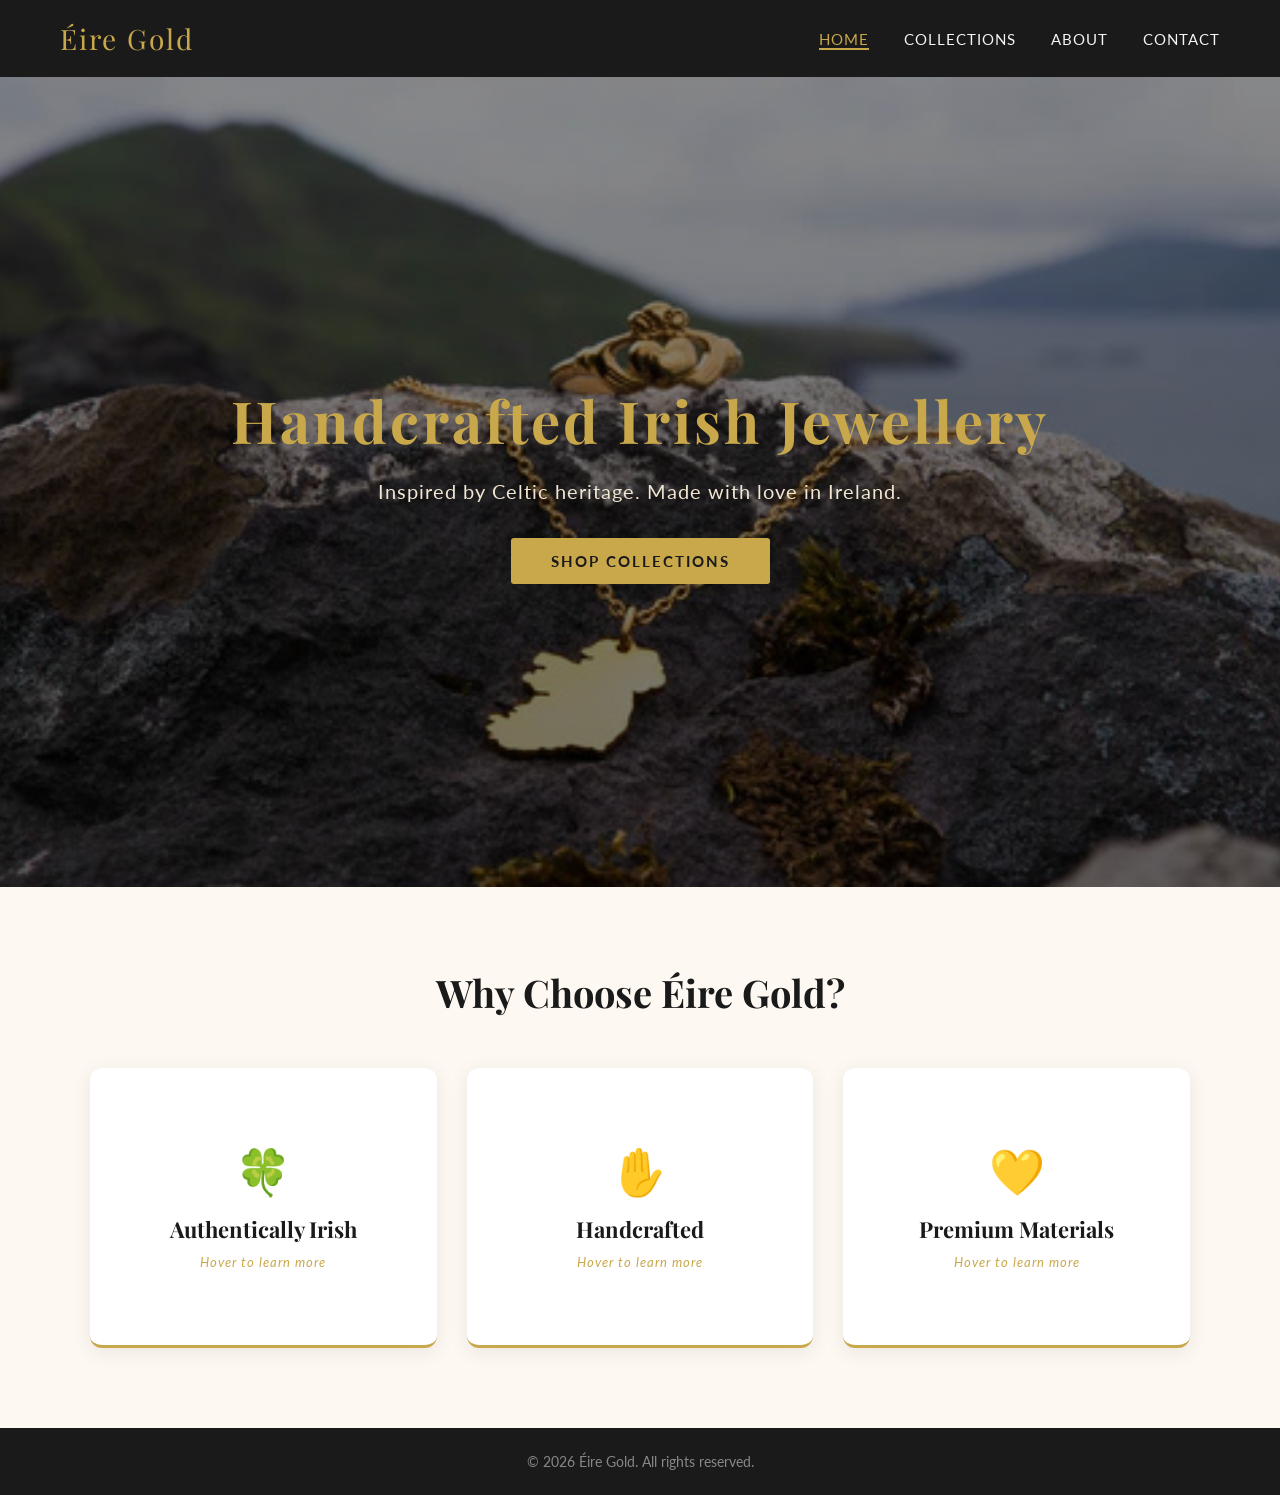
<file: index.html>
<!DOCTYPE html>
<html lang="en">
<head>
    <meta charset="UTF-8">
    <meta name="viewport" content="width=device-width, initial-scale=1.0">
    <meta name="description" content="Éire Gold - Handcrafted Irish jewellery inspired by Celtic heritage. Shop rings, necklaces and bracelets made in Ireland.">
    <meta name="keywords" content="Irish jewellery, Celtic jewellery, handcrafted, gold, Ireland, Éire Gold">
    <meta name="author" content="Éire Gold">
    <title>Éire Gold | Handcrafted Irish Jewellery</title>
    <link rel="stylesheet" href="css/style.css">
</head>
<body>

  <!-- NAVIGATION -->
<nav class="navbar">
    <div class="logo">Éire Gold</div>
    <ul class="nav-links">
        <li><a href="index.html">Home</a></li>
        <li><a href="collections.html">Collections</a></li>
        <li><a href="about.html">About</a></li>
        <li><a href="contact.html">Contact</a></li>
    </ul>
    <div class="hamburger" id="hamburger">
        <span></span>
        <span></span>
        <span></span>
    </div>
</nav>
    <!-- HERO SECTION -->
    <section class="hero">
        <div class="hero-content">
            <h1>Handcrafted Irish Jewellery</h1>
            <p>Inspired by Celtic heritage. Made with love in Ireland.</p>
            <a href="collections.html" class="btn">Shop Collections</a>
        </div>
    </section>

    <!-- FEATURED SECTION -->
<section class="featured">
    <h2>Why Choose Éire Gold?</h2>
    <div class="features-grid">

        <div class="flip-card">
            <div class="flip-card-inner">
                <div class="flip-card-front">
                    <div class="flip-icon">🍀</div>
                    <h3>Authentically Irish</h3>
                    <p>Hover to learn more</p>
                </div>
                <div class="flip-card-back">
                    <h3>Our Heritage</h3>
                    <p>Every piece is inspired by Ireland's rich Celtic history. From Claddagh rings to Celtic knots, our designs celebrate thousands of years of Irish craftsmanship.</p>
                </div>
            </div>
        </div>

        <div class="flip-card">
            <div class="flip-card-inner">
                <div class="flip-card-front">
                    <div class="flip-icon">✋</div>
                    <h3>Handcrafted</h3>
                    <p>Hover to learn more</p>
                </div>
                <div class="flip-card-back">
                    <h3>Made With Love</h3>
                    <p>Each piece is carefully crafted by hand in our Dublin studio. No two pieces are exactly alike — your jewellery is as unique as you are.</p>
                </div>
            </div>
        </div>

        <div class="flip-card">
            <div class="flip-card-inner">
                <div class="flip-card-front">
                    <div class="flip-icon">💛</div>
                    <h3>Premium Materials</h3>
                    <p>Hover to learn more</p>
                </div>
                <div class="flip-card-back">
                    <h3>Only The Finest</h3>
                    <p>We use only the highest quality gold, sterling silver and ethically sourced gemstones. Every piece comes with a certificate of authenticity.</p>
                </div>
            </div>
        </div>

    </div>
</section>

    <!-- FOOTER -->
    <footer>
        <p>&copy; 2026 Éire Gold. All rights reserved.</p>
    </footer>

    <script src="js/main.js"></script>
</body>
</html>
</file>
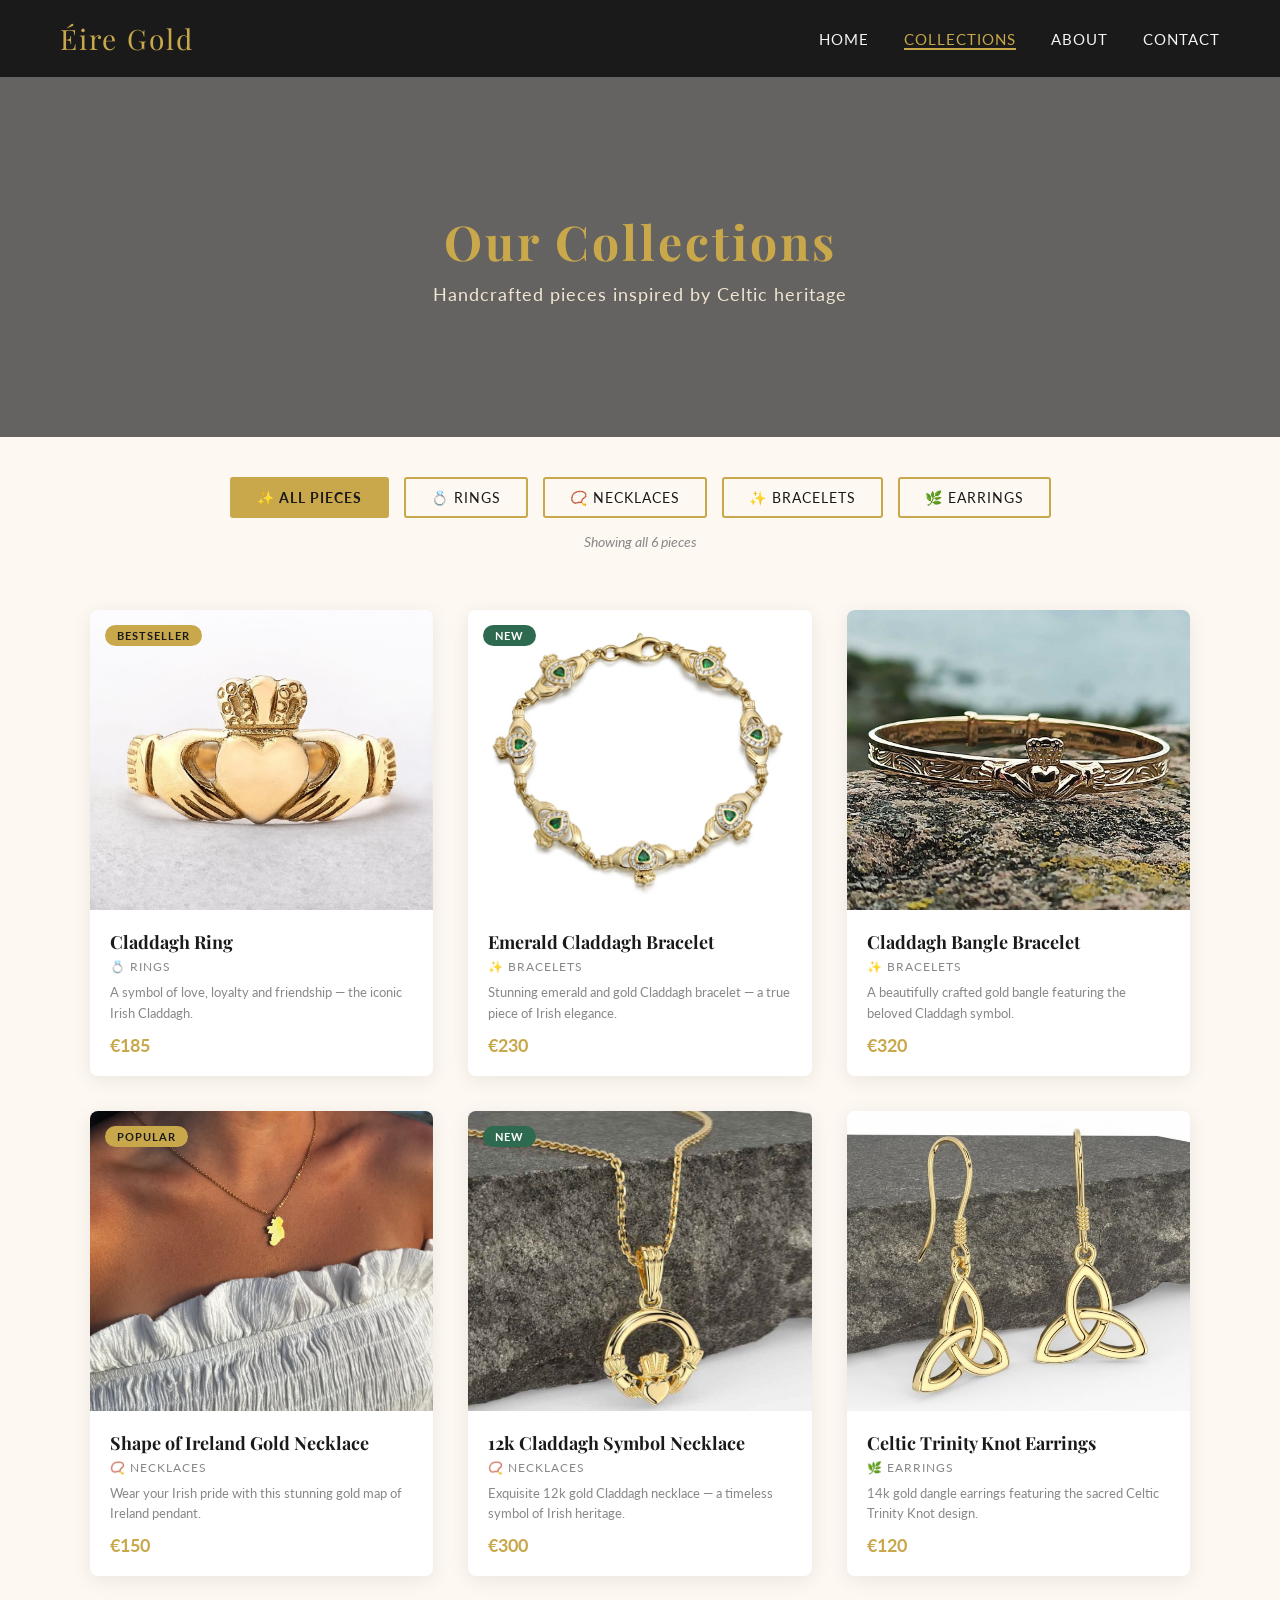
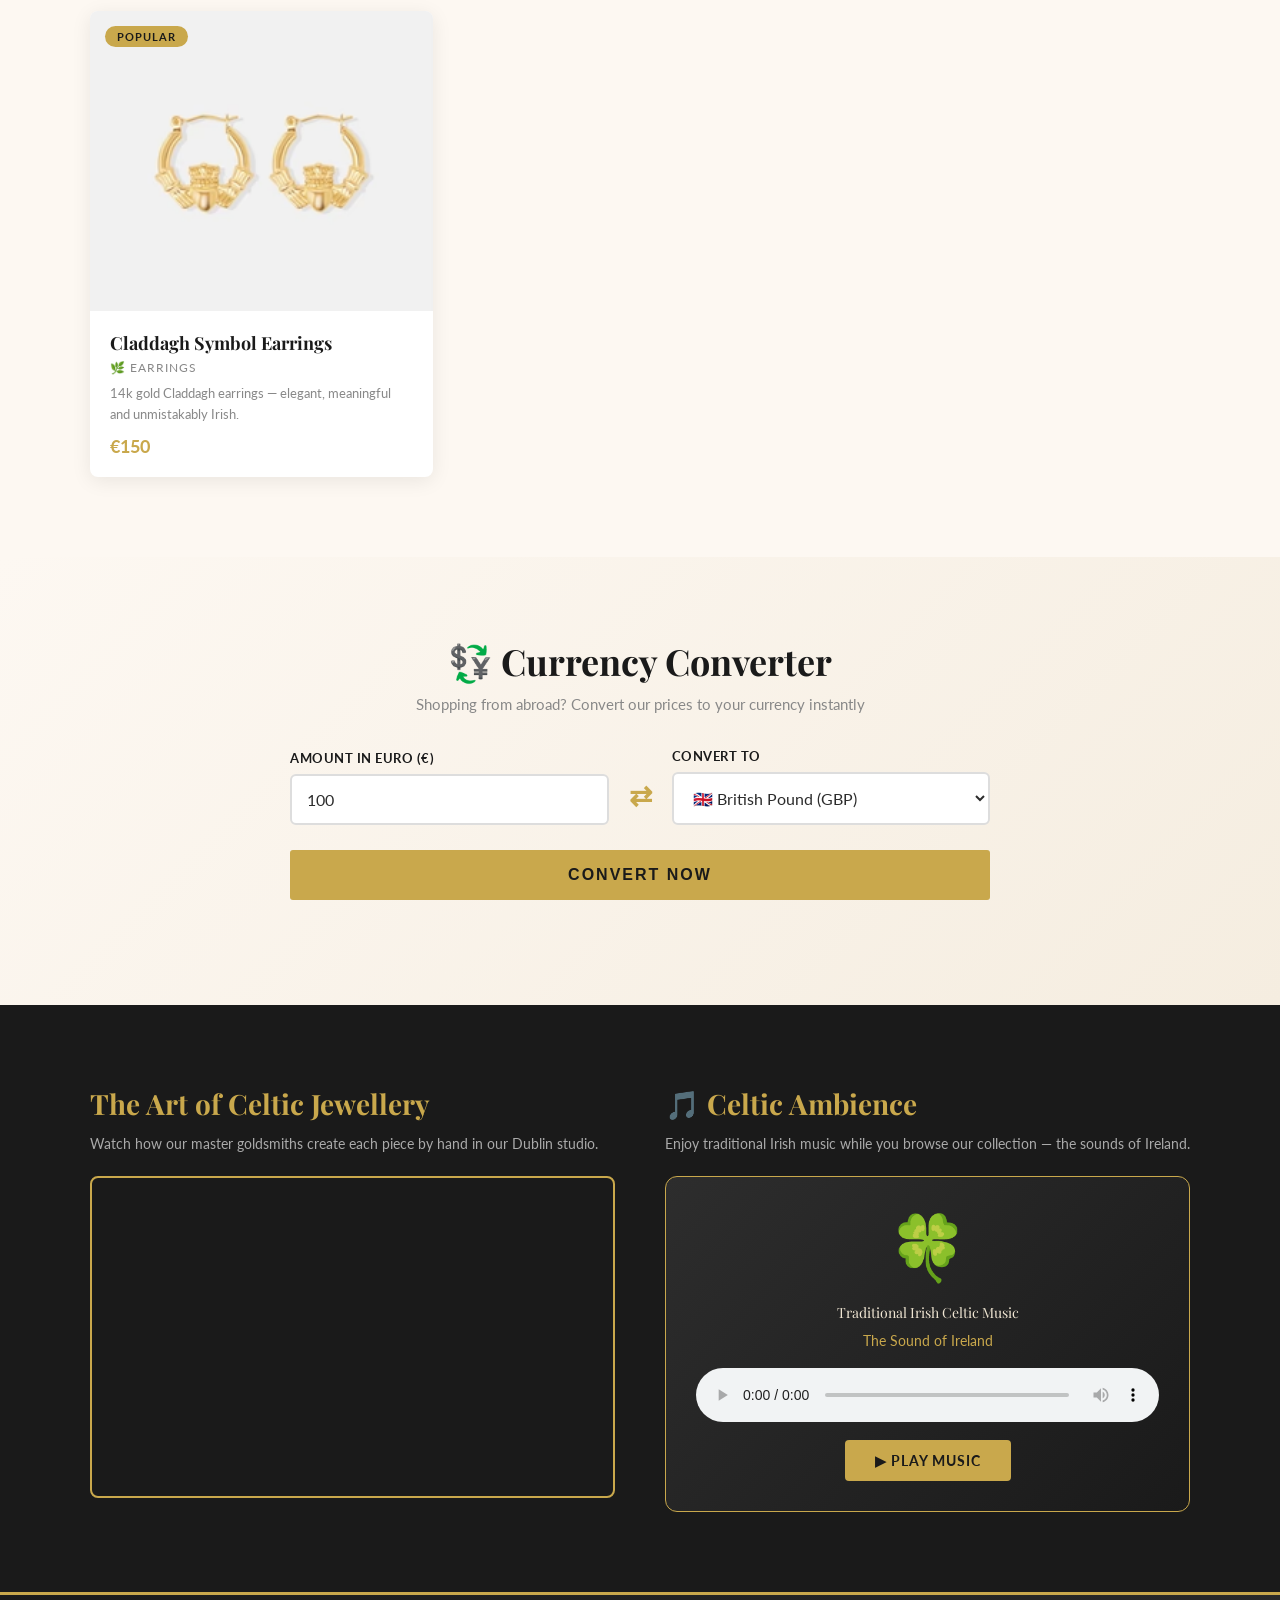
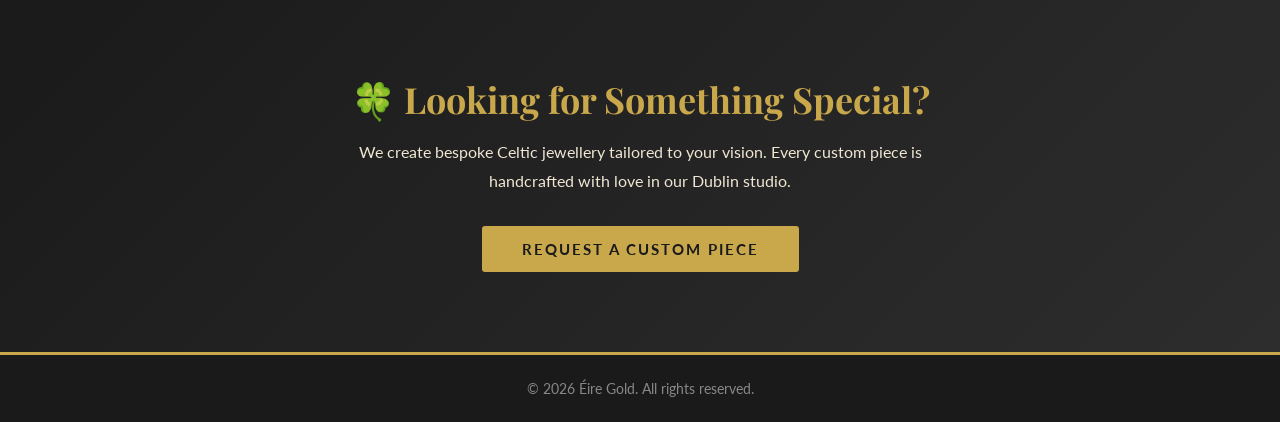
<file: collections.html>
<!DOCTYPE html>
<html lang="en">
<head>
    <meta charset="UTF-8">
    <meta name="viewport" content="width=device-width, initial-scale=1.0">
    <meta name="description" content="Browse Éire Gold's handcrafted Irish jewellery collections. Celtic rings, necklaces, bracelets and earrings made in Ireland.">
    <meta name="keywords" content="Irish jewellery collections, Celtic rings, gold necklaces, Irish bracelets, Claddagh">
    <meta name="author" content="Éire Gold">
    <title>Collections | Éire Gold</title>
    <link rel="stylesheet" href="css/style.css">
</head>
<body>

    <!-- NAVIGATION -->
    <nav class="navbar">
        <div class="logo">Éire Gold</div>
        <ul class="nav-links">
            <li><a href="index.html">Home</a></li>
            <li><a href="collections.html">Collections</a></li>
            <li><a href="about.html">About</a></li>
            <li><a href="contact.html">Contact</a></li>
        </ul>
        <div class="hamburger" id="hamburger">
            <span></span>
            <span></span>
            <span></span>
        </div>
    </nav>

    <!-- PAGE HERO -->
    <section class="page-hero collections-hero">
        <div class="page-hero-content">
            <h1>Our Collections</h1>
            <p>Handcrafted pieces inspired by Celtic heritage</p>
        </div>
    </section>

    <!-- FILTER BUTTONS -->
    <section class="filter-section">
        <div class="filter-buttons">
            <button class="filter-btn active" data-filter="all">✨ All Pieces</button>
            <button class="filter-btn" data-filter="rings">💍 Rings</button>
            <button class="filter-btn" data-filter="necklaces">📿 Necklaces</button>
            <button class="filter-btn" data-filter="bracelets">✨ Bracelets</button>
            <button class="filter-btn" data-filter="earrings">🌿 Earrings</button>
        </div>
        <p class="filter-count" id="filterCount">Showing all 6 pieces</p>
    </section>

  <!-- PRODUCTS GRID -->
<section class="products-section">
    <div class="products-grid" id="productsGrid">

        <!-- RING -->
        <div class="product-card" data-category="rings">
            <div class="product-badge">Bestseller</div>
            <div class="product-image">
                <img src="images/products/ring1.jpg" alt="Claddagh Ring">
                <div class="product-overlay">
                    <a href="contact.html" class="btn-small">Enquire Now</a>
                </div>
            </div>
            <div class="product-info">
                <h3>Claddagh Ring</h3>
                <p class="product-category">💍 Rings</p>
                <p class="product-desc">A symbol of love, loyalty and friendship — the iconic Irish Claddagh.</p>
                <p class="product-price">€185</p>
            </div>
        </div>

        <!-- BRACELET 1 -->
        <div class="product-card" data-category="bracelets">
            <div class="product-badge new-badge">New</div>
            <div class="product-image">
                <img src="images/products/bracelet1.jpg" alt="Emerald Claddagh Bracelet">
                <div class="product-overlay">
                    <a href="contact.html" class="btn-small">Enquire Now</a>
                </div>
            </div>
            <div class="product-info">
                <h3>Emerald Claddagh Bracelet</h3>
                <p class="product-category">✨ Bracelets</p>
                <p class="product-desc">Stunning emerald and gold Claddagh bracelet — a true piece of Irish elegance.</p>
                <p class="product-price">€230</p>
            </div>
        </div>

        <!-- BRACELET 2 -->
        <div class="product-card" data-category="bracelets">
            <div class="product-image">
                <img src="images/products/bracelet2.jpg" alt="Claddagh Bangle Bracelet">
                <div class="product-overlay">
                    <a href="contact.html" class="btn-small">Enquire Now</a>
                </div>
            </div>
            <div class="product-info">
                <h3>Claddagh Bangle Bracelet</h3>
                <p class="product-category">✨ Bracelets</p>
                <p class="product-desc">A beautifully crafted gold bangle featuring the beloved Claddagh symbol.</p>
                <p class="product-price">€320</p>
            </div>
        </div>

        <!-- NECKLACE 1 -->
        <div class="product-card" data-category="necklaces">
            <div class="product-badge">Popular</div>
            <div class="product-image">
                <img src="images/products/necklace1.jpg" alt="Shape of Ireland Gold Necklace">
                <div class="product-overlay">
                    <a href="contact.html" class="btn-small">Enquire Now</a>
                </div>
            </div>
            <div class="product-info">
                <h3>Shape of Ireland Gold Necklace</h3>
                <p class="product-category">📿 Necklaces</p>
                <p class="product-desc">Wear your Irish pride with this stunning gold map of Ireland pendant.</p>
                <p class="product-price">€150</p>
            </div>
        </div>

        <!-- NECKLACE 2 -->
        <div class="product-card" data-category="necklaces">
            <div class="product-badge new-badge">New</div>
            <div class="product-image">
                <img src="images/products/necklace2.jpg" alt="12k Claddagh Symbol Necklace">
                <div class="product-overlay">
                    <a href="contact.html" class="btn-small">Enquire Now</a>
                </div>
            </div>
            <div class="product-info">
                <h3>12k Claddagh Symbol Necklace</h3>
                <p class="product-category">📿 Necklaces</p>
                <p class="product-desc">Exquisite 12k gold Claddagh necklace — a timeless symbol of Irish heritage.</p>
                <p class="product-price">€300</p>
            </div>
        </div>

        <!-- EARRINGS 1 -->
        <div class="product-card" data-category="earrings">
            <div class="product-image">
                <img src="images/products/earrings1.jpg" alt="14k Gold Celtic Trinity Knot Dangle Earrings">
                <div class="product-overlay">
                    <a href="contact.html" class="btn-small">Enquire Now</a>
                </div>
            </div>
            <div class="product-info">
                <h3>Celtic Trinity Knot Earrings</h3>
                <p class="product-category">🌿 Earrings</p>
                <p class="product-desc">14k gold dangle earrings featuring the sacred Celtic Trinity Knot design.</p>
                <p class="product-price">€120</p>
            </div>
        </div>

        <!-- EARRINGS 2 -->
        <div class="product-card" data-category="earrings">
            <div class="product-badge">Popular</div>
            <div class="product-image">
                <img src="images/products/earrings2.jpg" alt="14k Gold Claddagh Symbol Earrings">
                <div class="product-overlay">
                    <a href="contact.html" class="btn-small">Enquire Now</a>
                </div>
            </div>
            <div class="product-info">
                <h3>Claddagh Symbol Earrings</h3>
                <p class="product-category">🌿 Earrings</p>
                <p class="product-desc">14k gold Claddagh earrings — elegant, meaningful and unmistakably Irish.</p>
                <p class="product-price">€150</p>
            </div>
        </div>

    </div>

    <!-- NO RESULTS MESSAGE -->
    <div class="no-results" id="noResults" style="display:none;">
        <p>No pieces found in this category. <a href="#" onclick="resetFilter()">View all pieces</a></p>
    </div>
</section>
    </div>
</section>
<!-- CURRENCY CONVERTER -->
    <section class="currency-section">
        <div class="currency-container">
            <h2>💱 Currency Converter</h2>
            <p>Shopping from abroad? Convert our prices to your currency instantly</p>
            <div class="currency-widget">
                <div class="currency-input-group">
                    <label for="eurAmount">Amount in Euro (€)</label>
                    <input type="number" id="eurAmount" value="100" min="1" placeholder="Enter amount in €">
                </div>
                <div class="currency-arrow">⇄</div>
                <div class="currency-input-group">
                    <label for="currencySelect">Convert To</label>
                    <select id="currencySelect">
                        <option value="GBP">🇬🇧 British Pound (GBP)</option>
                        <option value="USD">🇺🇸 US Dollar (USD)</option>
                        <option value="AUD">🇦🇺 Australian Dollar (AUD)</option>
                        <option value="CAD">🇨🇦 Canadian Dollar (CAD)</option>
                        <option value="JPY">🇯🇵 Japanese Yen (JPY)</option>
                        <option value="CHF">🇨🇭 Swiss Franc (CHF)</option>
                        <option value="SEK">🇸🇪 Swedish Krona (SEK)</option>
                        <option value="NOK">🇳🇴 Norwegian Krone (NOK)</option>
                    </select>
                </div>
            </div>
            <button class="btn convert-btn" onclick="convertCurrency()">Convert Now</button>
            <div class="currency-result" id="currencyResult" style="display:none;">
                <div class="result-amount" id="resultAmount">--</div>
                <div class="result-rate" id="resultRate">--</div>
                <p class="result-note">💡 Prices on our website are listed in Euro (€)</p>
            </div>
            <div class="currency-error" id="currencyError" style="display:none;">
                <p>⚠️ Unable to fetch exchange rates. Please try again later.</p>
            </div>
            <div class="currency-loading" id="currencyLoading" style="display:none;">
                <p>🔄 Fetching latest rates...</p>
            </div>
        </div>
    </section>

    <!-- MULTIMEDIA SECTION -->
    <section class="multimedia-section">
        <div class="multimedia-grid">
            <div class="media-item">
                <h2>The Art of Celtic Jewellery</h2>
                <p>Watch how our master goldsmiths create each piece by hand in our Dublin studio.</p>
                <div class="video-container">
                    <iframe
                        width="100%"
                        height="315"
                        src="https://www.youtube.com/embed/tBvSRbGLmME"
                        title="Celtic Jewellery Crafting"
                        frameborder="0"
                        allow="accelerometer; autoplay; clipboard-write; encrypted-media; gyroscope; picture-in-picture"
                        allowfullscreen>
                    </iframe>
                </div>
            </div>
            <div class="media-item audio-item">
                <h2>🎵 Celtic Ambience</h2>
                <p>Enjoy traditional Irish music while you browse our collection — the sounds of Ireland.</p>
                <div class="audio-player">
                    <div class="audio-artwork">🍀</div>
                    <div class="audio-info">
                        <p class="audio-title">Traditional Irish Celtic Music</p>
                        <p class="audio-artist">The Sound of Ireland</p>
                    </div>
                    <audio id="celticAudio" controls style="width:100%; margin-top: 15px;">
                        <source src="https://www.soundhelix.com/examples/mp3/SoundHelix-Song-1.mp3" type="audio/mpeg">
                        Your browser does not support the audio element.
                    </audio>
                    <div class="audio-controls">
                        <button class="audio-btn" id="playPauseBtn" onclick="toggleAudio()">▶ Play Music</button>
                    </div>
                </div>
            </div>
        </div>
    </section>

    <!-- CUSTOM ORDER BANNER -->
    <section class="custom-banner">
        <div class="custom-banner-content">
            <h2>🍀 Looking for Something Special?</h2>
            <p>We create bespoke Celtic jewellery tailored to your vision. Every custom piece is handcrafted with love in our Dublin studio.</p>
            <a href="contact.html" class="btn">Request a Custom Piece</a>
        </div>
    </section>

    <!-- FOOTER -->
    <footer>
        <p>&copy; 2026 Éire Gold. All rights reserved.</p>
    </footer>
    <script src="js/main.js"></script>
</file>
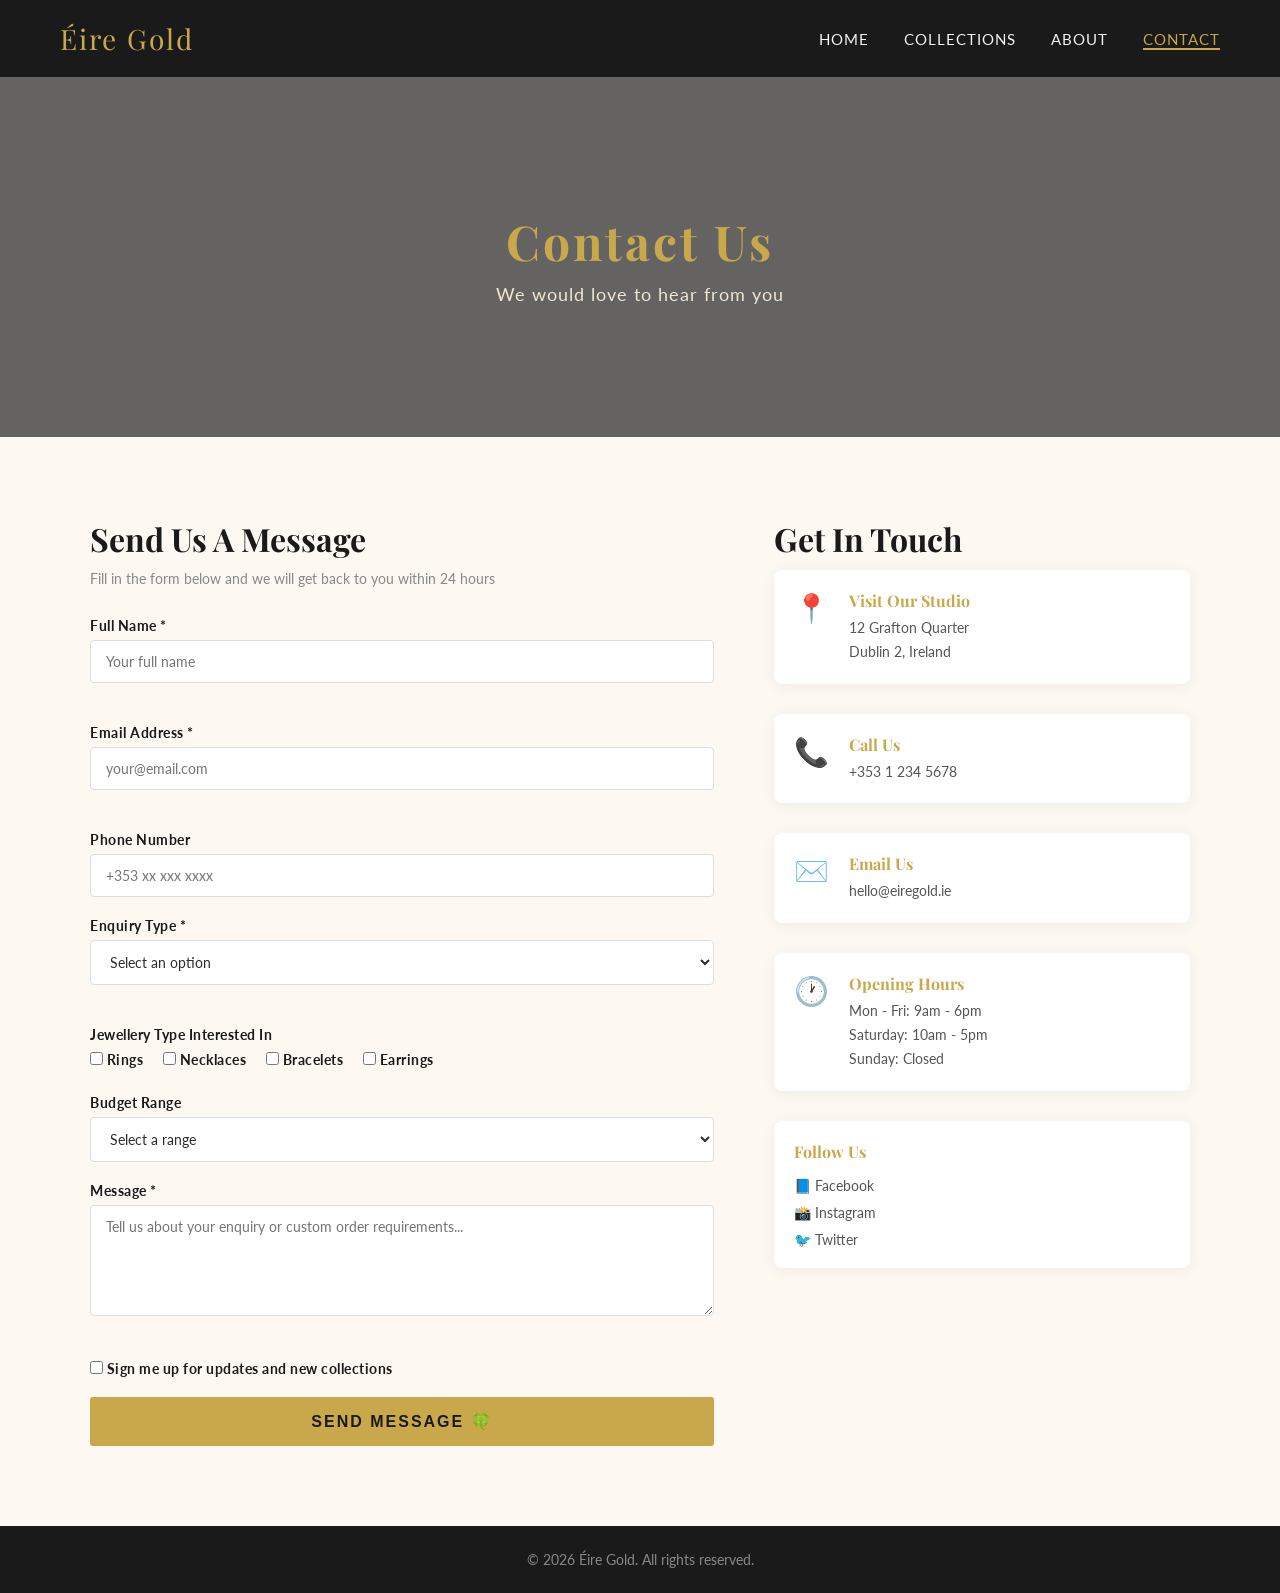
<file: contact.html>
<!DOCTYPE html>
<html lang="en">
<head>
    <meta charset="UTF-8">
    <meta name="viewport" content="width=device-width, initial-scale=1.0">
    <meta name="description" content="Contact Éire Gold - Get in touch to enquire about our handcrafted Irish jewellery or place a custom order.">
    <meta name="keywords" content="contact Éire Gold, custom Irish jewellery, jewellery enquiry, order Celtic jewellery">
    <meta name="author" content="Éire Gold">
    <title>Contact Us | Éire Gold</title>
    <link rel="stylesheet" href="css/style.css">
</head>
<body>

    <!-- NAVIGATION -->
    <nav class="navbar">
        <div class="logo">Éire Gold</div>
        <ul class="nav-links">
            <li><a href="index.html">Home</a></li>
            <li><a href="collections.html">Collections</a></li>
            <li><a href="about.html">About</a></li>
            <li><a href="contact.html">Contact</a></li>
        </ul>
        <div class="hamburger" id="hamburger">
            <span></span>
            <span></span>
            <span></span>
        </div>
    </nav>

    <!-- PAGE HERO -->
    <section class="page-hero">
        <div class="page-hero-content">
            <h1>Contact Us</h1>
            <p>We would love to hear from you</p>
        </div>
    </section>

    <!-- CONTACT SECTION -->
    <section class="contact-section">
        <div class="contact-grid">

            <!-- CONTACT FORM -->
            <div class="contact-form-container">
                <h2>Send Us A Message</h2>
                <p class="form-subtitle">Fill in the form below and we will get back to you within 24 hours</p>

                <form id="contactForm" class="contact-form" novalidate>

                    <div class="form-group">
                        <label for="fullName">Full Name *</label>
                        <input type="text" id="fullName" placeholder="Your full name" required>
                        <span class="error-msg" id="nameError"></span>
                    </div>

                    <div class="form-group">
                        <label for="email">Email Address *</label>
                        <input type="email" id="email" placeholder="your@email.com" required>
                        <span class="error-msg" id="emailError"></span>
                    </div>

                    <div class="form-group">
                        <label for="phone">Phone Number</label>
                        <input type="tel" id="phone" placeholder="+353 xx xxx xxxx">
                    </div>

                    <div class="form-group">
                        <label for="enquiryType">Enquiry Type *</label>
                        <select id="enquiryType" required>
                            <option value="">Select an option</option>
                            <option value="general">General Enquiry</option>
                            <option value="custom">Custom Order</option>
                            <option value="gift">Gift Advice</option>
                            <option value="wholesale">Wholesale</option>
                            <option value="repair">Repair & Restoration</option>
                        </select>
                        <span class="error-msg" id="enquiryError"></span>
                    </div>

                    <div class="form-group">
                        <label for="jewelleryType">Jewellery Type Interested In</label>
                        <div class="checkbox-group">
                            <label class="checkbox-label">
                                <input type="checkbox" value="rings"> Rings
                            </label>
                            <label class="checkbox-label">
                                <input type="checkbox" value="necklaces"> Necklaces
                            </label>
                            <label class="checkbox-label">
                                <input type="checkbox" value="bracelets"> Bracelets
                            </label>
                            <label class="checkbox-label">
                                <input type="checkbox" value="earrings"> Earrings
                            </label>
                        </div>
                    </div>

                    <div class="form-group">
                        <label for="budget">Budget Range</label>
                        <select id="budget">
                            <option value="">Select a range</option>
                            <option value="under100">Under €100</option>
                            <option value="100-200">€100 - €200</option>
                            <option value="200-500">€200 - €500</option>
                            <option value="500plus">€500+</option>
                        </select>
                    </div>

                    <div class="form-group">
                        <label for="message">Message *</label>
                        <textarea id="message" rows="5" placeholder="Tell us about your enquiry or custom order requirements..." required></textarea>
                        <span class="error-msg" id="messageError"></span>
                    </div>

                    <div class="form-group">
                        <label class="checkbox-label">
                            <input type="checkbox" id="newsletter"> Sign me up for updates and new collections
                        </label>
                    </div>

                    <button type="submit" class="btn submit-btn">Send Message 🍀</button>

                    <div class="success-msg" id="successMsg">
                        <p>✅ Thank you! Your message has been sent. We will be in touch within 24 hours.</p>
                    </div>

                </form>
            </div>

            <!-- CONTACT INFO -->
            <div class="contact-info">
                <h2>Get In Touch</h2>

                <div class="info-item">
                    <div class="info-icon">📍</div>
                    <div>
                        <h4>Visit Our Studio</h4>
                        <p>12 Grafton Quarter<br>Dublin 2, Ireland</p>
                    </div>
                </div>

                <div class="info-item">
                    <div class="info-icon">📞</div>
                    <div>
                        <h4>Call Us</h4>
                        <p>+353 1 234 5678</p>
                    </div>
                </div>

                <div class="info-item">
                    <div class="info-icon">✉️</div>
                    <div>
                        <h4>Email Us</h4>
                        <p>hello@eiregold.ie</p>
                    </div>
                </div>

                <div class="info-item">
                    <div class="info-icon">🕐</div>
                    <div>
                        <h4>Opening Hours</h4>
                        <p>Mon - Fri: 9am - 6pm<br>
                        Saturday: 10am - 5pm<br>
                        Sunday: Closed</p>
                    </div>
                </div>

                <div class="social-links">
                    <h4>Follow Us</h4>
                    <div class="social-icons">
                        <a href="#" class="social-icon">📘 Facebook</a>
                        <a href="#" class="social-icon">📸 Instagram</a>
                        <a href="#" class="social-icon">🐦 Twitter</a>
                    </div>
                </div>
            </div>

        </div>
    </section>

    <!-- FOOTER -->
    <footer>
        <p>&copy; 2026 Éire Gold. All rights reserved.</p>
    </footer>

    <script src="js/main.js"></script>
</body>
</html>
</file>
<file: css/style.css>
/* ================================
   ÉIRE GOLD - Main Stylesheet
================================ */

/* Google Fonts */
@import url('https://fonts.googleapis.com/css2?family=Playfair+Display:wght@400;700&family=Lato:wght@300;400;700&display=swap');

/* ---- RESET & BASE ---- */
* {
    margin: 0;
    padding: 0;
    box-sizing: border-box;
}

body {
    font-family: 'Lato', sans-serif;
    background-color: #fdf8f2;
    color: #2c2c2c;
}

/* ---- NAVBAR ---- */
.navbar {
    display: flex;
    justify-content: space-between;
    align-items: center;
    padding: 20px 60px;
    background-color: #1a1a1a;
    position: sticky;
    top: 0;
    z-index: 1000;
}

.logo {
    font-family: 'Playfair Display', serif;
    font-size: 28px;
    color: #c9a84c;
    letter-spacing: 2px;
}

.nav-links {
    list-style: none;
    display: flex;
    gap: 35px;
}

.nav-links a {
    text-decoration: none;
    color: #f5f5f5;
    font-size: 15px;
    letter-spacing: 1px;
    text-transform: uppercase;
    transition: color 0.3s ease;
}

.nav-links a:hover {
    color: #c9a84c;
}

/* ---- HAMBURGER MENU (Mobile) ---- */
.hamburger {
    display: none;
    flex-direction: column;
    cursor: pointer;
    gap: 5px;
}

.hamburger span {
    width: 25px;
    height: 3px;
    background-color: #c9a84c;
    border-radius: 3px;
    transition: all 0.3s ease;
}

/* ---- HERO SECTION ---- */
.hero {
    background: linear-gradient(rgba(0,0,0,0.45), rgba(0,0,0,0.55)),
                url('../images/hero.jpg') center/cover no-repeat;
    height: 90vh;
    display: flex;
    align-items: center;
    justify-content: center;
    text-align: center;
    color: white;
    position: relative;
    overflow: hidden;
}
.hero-content h1 {
    font-family: 'Playfair Display', serif;
    font-size: 58px;
    margin-bottom: 20px;
    color: #c9a84c;
    letter-spacing: 3px;
}

.hero-content p {
    font-size: 20px;
    margin-bottom: 35px;
    color: #f0e6d3;
    letter-spacing: 1px;
}

/* ---- BUTTON ---- */
.btn {
    display: inline-block;
    padding: 14px 40px;
    background-color: #c9a84c;
    color: #1a1a1a;
    text-decoration: none;
    font-weight: 700;
    font-size: 15px;
    letter-spacing: 2px;
    text-transform: uppercase;
    border-radius: 3px;
    transition: background-color 0.3s ease, transform 0.2s ease;
}

.btn:hover {
    background-color: #a8832e;
    transform: translateY(-2px);
}

/* ---- FEATURED SECTION ---- */
.featured {
    padding: 80px 60px;
    text-align: center;
    background-color: #fdf8f2;
}

.featured h2 {
    font-family: 'Playfair Display', serif;
    font-size: 38px;
    color: #1a1a1a;
    margin-bottom: 50px;
}

.features-grid {
    display: grid;
    grid-template-columns: repeat(3, 1fr);
    gap: 30px;
    max-width: 1100px;
    margin: 0 auto;
}

.flip-card {
    height: 280px;
    perspective: 1000px;
    cursor: pointer;
}

.flip-card-inner {
    position: relative;
    width: 100%;
    height: 100%;
    transition: transform 0.7s ease;
    transform-style: preserve-3d;
}

.flip-card:hover .flip-card-inner {
    transform: rotateY(180deg);
}

.flip-card-front,
.flip-card-back {
    position: absolute;
    width: 100%;
    height: 100%;
    backface-visibility: hidden;
    border-radius: 12px;
    display: flex;
    flex-direction: column;
    align-items: center;
    justify-content: center;
    padding: 30px;
    text-align: center;
}

.flip-card-front {
    background-color: #fff;
    box-shadow: 0 4px 20px rgba(0,0,0,0.08);
    border-bottom: 3px solid #c9a84c;
}

.flip-card-front .flip-icon {
    font-size: 45px;
    margin-bottom: 15px;
}

.flip-card-front h3 {
    font-family: 'Playfair Display', serif;
    font-size: 22px;
    color: #1a1a1a;
    margin-bottom: 10px;
}

.flip-card-front p {
    font-size: 13px;
    color: #c9a84c;
    font-style: italic;
    letter-spacing: 1px;
}

.flip-card-back {
    background: linear-gradient(135deg, #1a1a1a, #2d2d2d);
    transform: rotateY(180deg);
    border: 2px solid #c9a84c;
}

.flip-card-back h3 {
    font-family: 'Playfair Display', serif;
    font-size: 22px;
    color: #c9a84c;
    margin-bottom: 15px;
}

.flip-card-back p {
    font-size: 14px;
    color: #f0e6d3;
    line-height: 1.8;
}

@media (max-width: 768px) {
    .features-grid {
        grid-template-columns: 1fr;
    }
    .flip-card {
        height: 250px;
    }
}/* ---- FOOTER ---- */
footer {
    background-color: #1a1a1a;
    color: #888;
    text-align: center;
    padding: 25px;
    font-size: 14px;
}

/* ================================
   RESPONSIVE DESIGN
================================ */
@media (max-width: 768px) {

    .navbar {
        padding: 20px 25px;
    }

    .nav-links {
        display: none;
        flex-direction: column;
        position: absolute;
        top: 70px;
        left: 0;
        width: 100%;
        background-color: #1a1a1a;
        padding: 20px;
        gap: 15px;
    }

    .nav-links.active {
        display: flex;
    }

    .hamburger {
        display: flex;
    }

    .hero-content h1 {
        font-size: 36px;
    }

    .hero-content p {
        font-size: 16px;
    }

    .features-grid {
        grid-template-columns: 1fr;
    }

    .featured {
        padding: 60px 25px;
    }
}
/* ---- SCROLL ANIMATIONS ---- */
.feature-card {
    opacity: 0;
    transform: translateY(20px);
    transition: opacity 0.6s ease, transform 0.6s ease;
    animation: fadeUp 0.6s ease forwards;
}

.feature-card:nth-child(1) { animation-delay: 0.1s; }
.feature-card:nth-child(2) { animation-delay: 0.3s; }
.feature-card:nth-child(3) { animation-delay: 0.5s; }

@keyframes fadeUp {
    from {
        opacity: 0;
        transform: translateY(20px);
    }
    to {
        opacity: 1;
        transform: translateY(0);
    }
}

.feature-card.visible {
    opacity: 1;
    transform: translateY(0);
}
.feature-card.visible {
    opacity: 1;
    transform: translateY(0);
}

/* ---- ACTIVE NAV LINK ---- */
.nav-links a.active-link {
    color: #c9a84c;
    border-bottom: 2px solid #c9a84c;
}

/* ---- HAMBURGER ANIMATION ---- */
.hamburger.open span:nth-child(1) {
    transform: rotate(45deg) translate(5px, 6px);
}

.hamburger.open span:nth-child(2) {
    opacity: 0;
}

.hamburger.open span:nth-child(3) {
    transform: rotate(-45deg) translate(5px, -6px);
}
/* ---- SPARKLE ANIMATION ---- */
@keyframes sparkleAnim {
    0% {
        opacity: 0;
        transform: scale(0) rotate(0deg);
    }
    50% {
        opacity: 1;
        transform: scale(1) rotate(180deg);
    }
    100% {
        opacity: 0;
        transform: scale(0) rotate(360deg);
    }
}
/* ================================
   ABOUT PAGE
================================ */

.about-intro {
    padding: 80px 60px;
    background-color: #fdf8f2;
}

.about-intro-grid {
    display: grid;
    grid-template-columns: 1fr 1fr;
    gap: 60px;
    max-width: 1100px;
    margin: 0 auto;
    align-items: center;
}

.about-text h2 {
    font-family: 'Playfair Display', serif;
    font-size: 38px;
    color: #1a1a1a;
    margin-bottom: 20px;
}

.about-text p {
    font-size: 16px;
    line-height: 1.9;
    color: #555;
    margin-bottom: 20px;
}

.about-image img {
    width: 100%;
    border-radius: 8px;
    box-shadow: 0 8px 30px rgba(0,0,0,0.15);
}

/* ---- VALUES ---- */
.values-section {
    padding: 80px 60px;
    background-color: #1a1a1a;
    text-align: center;
}

.values-section h2 {
    font-family: 'Playfair Display', serif;
    font-size: 38px;
    color: #c9a84c;
    margin-bottom: 50px;
}

.values-grid {
    display: grid;
    grid-template-columns: repeat(4, 1fr);
    gap: 30px;
    max-width: 1100px;
    margin: 0 auto;
}

.value-item {
    padding: 30px 20px;
    border: 1px solid #333;
    border-radius: 8px;
    transition: border-color 0.3s ease, transform 0.3s ease;
}

.value-item:hover {
    border-color: #c9a84c;
    transform: translateY(-5px);
}

.value-icon {
    font-size: 40px;
    margin-bottom: 15px;
}

.value-item h3 {
    font-family: 'Playfair Display', serif;
    font-size: 20px;
    color: #c9a84c;
    margin-bottom: 10px;
}

.value-item p {
    font-size: 14px;
    color: #aaa;
    line-height: 1.7;
}

/* ---- STATS ---- */
.stats-section {
    padding: 80px 60px;
    background: linear-gradient(135deg, #c9a84c, #a8832e);
    text-align: center;
}

.stats-grid {
    display: grid;
    grid-template-columns: repeat(4, 1fr);
    gap: 30px;
    max-width: 1100px;
    margin: 0 auto;
}

.stat-item {
    color: #1a1a1a;
}

.stat-number {
    font-family: 'Playfair Display', serif;
    font-size: 52px;
    font-weight: 700;
    color: #1a1a1a;
    margin-bottom: 8px;
}

.stat-item p {
    font-size: 15px;
    font-weight: 600;
    letter-spacing: 1px;
    text-transform: uppercase;
}

/* ---- MAP ---- */
.map-section {
    padding: 80px 60px;
    background-color: #fdf8f2;
    text-align: center;
}

.map-section h2 {
    font-family: 'Playfair Display', serif;
    font-size: 38px;
    color: #1a1a1a;
    margin-bottom: 10px;
}

.map-subtitle {
    color: #888;
    margin-bottom: 30px;
    font-size: 16px;
}

.map-container {
    max-width: 1100px;
    margin: 0 auto;
    border-radius: 8px;
    overflow: hidden;
    box-shadow: 0 8px 30px rgba(0,0,0,0.1);
}

/* ================================
   CONTACT PAGE
================================ */

.contact-section {
    padding: 80px 60px;
    background-color: #fdf8f2;
}

.contact-grid {
    display: grid;
    grid-template-columns: 1.5fr 1fr;
    gap: 60px;
    max-width: 1100px;
    margin: 0 auto;
}

.contact-form-container h2,
.contact-info h2 {
    font-family: 'Playfair Display', serif;
    font-size: 32px;
    color: #1a1a1a;
    margin-bottom: 10px;
}

.form-subtitle {
    color: #888;
    margin-bottom: 30px;
    font-size: 14px;
}

/* ---- FORM STYLES ---- */
.form-group {
    margin-bottom: 20px;
}

.form-group label {
    display: block;
    font-size: 14px;
    font-weight: 700;
    color: #1a1a1a;
    margin-bottom: 6px;
    letter-spacing: 0.5px;
}

.form-group input,
.form-group select,
.form-group textarea {
    width: 100%;
    padding: 12px 15px;
    border: 1px solid #ddd;
    border-radius: 4px;
    font-family: 'Lato', sans-serif;
    font-size: 14px;
    color: #2c2c2c;
    background-color: #fff;
    transition: border-color 0.3s ease, box-shadow 0.3s ease;
}

.form-group input:focus,
.form-group select:focus,
.form-group textarea:focus {
    outline: none;
    border-color: #c9a84c;
    box-shadow: 0 0 0 3px rgba(201,168,76,0.15);
}

.form-group textarea {
    resize: vertical;
}

.checkbox-group {
    display: flex;
    gap: 20px;
    flex-wrap: wrap;
    margin-top: 8px;
}

.checkbox-label {
    display: flex;
    align-items: center;
    gap: 8px;
    font-size: 14px;
    color: #555;
    cursor: pointer;
}

.checkbox-label input[type="checkbox"] {
    width: auto;
    cursor: pointer;
    accent-color: #c9a84c;
}

/* ---- ERROR & SUCCESS ---- */
.error-msg {
    display: block;
    color: #e74c3c;
    font-size: 12px;
    margin-top: 5px;
    min-height: 16px;
}

.form-group input.error,
.form-group select.error,
.form-group textarea.error {
    border-color: #e74c3c;
}

.success-msg {
    display: none;
    background-color: #d4edda;
    border: 1px solid #c3e6cb;
    color: #155724;
    padding: 15px 20px;
    border-radius: 4px;
    margin-top: 20px;
    font-size: 15px;
}

.submit-btn {
    width: 100%;
    padding: 15px;
    font-size: 16px;
    cursor: pointer;
    border: none;
}

/* ---- CONTACT INFO ---- */
.info-item {
    display: flex;
    gap: 15px;
    align-items: flex-start;
    margin-bottom: 30px;
    padding: 20px;
    background: #fff;
    border-radius: 8px;
    box-shadow: 0 2px 15px rgba(0,0,0,0.06);
    transition: transform 0.3s ease;
}

.info-item:hover {
    transform: translateX(5px);
}

.info-icon {
    font-size: 28px;
    min-width: 40px;
}

.info-item h4 {
    font-family: 'Playfair Display', serif;
    font-size: 16px;
    color: #c9a84c;
    margin-bottom: 5px;
}

.info-item p {
    font-size: 14px;
    color: #555;
    line-height: 1.7;
}

.social-links {
    padding: 20px;
    background: #fff;
    border-radius: 8px;
    box-shadow: 0 2px 15px rgba(0,0,0,0.06);
}

.social-links h4 {
    font-family: 'Playfair Display', serif;
    font-size: 16px;
    color: #c9a84c;
    margin-bottom: 15px;
}

.social-icons {
    display: flex;
    flex-direction: column;
    gap: 10px;
}

.social-icon {
    text-decoration: none;
    color: #555;
    font-size: 14px;
    transition: color 0.3s ease;
}

.social-icon:hover {
    color: #c9a84c;
}

/* ================================
   RESPONSIVE — ABOUT & CONTACT
================================ */
@media (max-width: 768px) {
    .about-intro-grid {
        grid-template-columns: 1fr;
        gap: 30px;
    }
    .values-grid {
        grid-template-columns: repeat(2, 1fr);
    }
    .stats-grid {
        grid-template-columns: repeat(2, 1fr);
    }
    .contact-grid {
        grid-template-columns: 1fr;
    }
    .about-intro,
    .values-section,
    .stats-section,
    .map-section,
    .contact-section {
        padding: 60px 25px;
    }
}
/* ================================
   COLLECTIONS UPGRADES
================================ */

.collections-hero {
    background: linear-gradient(rgba(0,0,0,0.6), rgba(0,0,0,0.6)),
                url('https://images.unsplash.com/photo-1515562141207-7a88fb7ce338?w=1400') center/cover no-repeat;
}

.filter-count {
    text-align: center;
    color: #888;
    font-size: 14px;
    margin-top: 15px;
    font-style: italic;
}

.product-badge {
    position: absolute;
    top: 15px;
    left: 15px;
    background-color: #c9a84c;
    color: #1a1a1a;
    font-size: 11px;
    font-weight: 700;
    padding: 4px 12px;
    border-radius: 20px;
    text-transform: uppercase;
    letter-spacing: 1px;
    z-index: 2;
}

.new-badge {
    background-color: #2d6a4f;
    color: #fff;
}

.product-card {
    position: relative;
}

.product-desc {
    font-size: 13px;
    color: #888;
    line-height: 1.6;
    margin-bottom: 10px;
}

.no-results {
    text-align: center;
    padding: 60px;
    color: #888;
    font-size: 16px;
}

.no-results a {
    color: #c9a84c;
    text-decoration: none;
    font-weight: 700;
}

/* ---- CUSTOM ORDER BANNER ---- */
.custom-banner {
    background: linear-gradient(135deg, #1a1a1a, #2d2d2d);
    padding: 80px 60px;
    text-align: center;
    border-top: 3px solid #c9a84c;
    border-bottom: 3px solid #c9a84c;
}

.custom-banner h2 {
    font-family: 'Playfair Display', serif;
    font-size: 36px;
    color: #c9a84c;
    margin-bottom: 15px;
}

.custom-banner p {
    font-size: 16px;
    color: #f0e6d3;
    max-width: 600px;
    margin: 0 auto 30px;
    line-height: 1.8;
}

/* ================================
   ABOUT PAGE UPGRADES
================================ */

.about-hero {
    background: linear-gradient(rgba(0,0,0,0.6), rgba(0,0,0,0.6)),
                url('https://images.unsplash.com/photo-1584811644165-33078f50eb15?w=1400') center/cover no-repeat;
}

.section-tag {
    display: inline-block;
    background-color: #c9a84c;
    color: #1a1a1a;
    font-size: 12px;
    font-weight: 700;
    padding: 5px 15px;
    border-radius: 20px;
    letter-spacing: 1px;
    text-transform: uppercase;
    margin-bottom: 20px;
}

.about-image {
    position: relative;
}

.about-image-badge {
    position: absolute;
    bottom: -20px;
    right: -20px;
    background: #c9a84c;
    color: #1a1a1a;
    width: 100px;
    height: 100px;
    border-radius: 50%;
    display: flex;
    flex-direction: column;
    align-items: center;
    justify-content: center;
    text-align: center;
    font-size: 10px;
    font-weight: 700;
    text-transform: uppercase;
    letter-spacing: 1px;
    box-shadow: 0 4px 20px rgba(201,168,76,0.4);
}

.about-image-badge span {
    font-size: 24px;
    margin-bottom: 4px;
}

/* ---- TIMELINE ---- */
.timeline-section {
    padding: 80px 60px;
    background-color: #fdf8f2;
    text-align: center;
}

.timeline-section h2 {
    font-family: 'Playfair Display', serif;
    font-size: 38px;
    color: #1a1a1a;
    margin-bottom: 50px;
}

.timeline {
    position: relative;
    max-width: 900px;
    margin: 0 auto;
}

.timeline::before {
    content: '';
    position: absolute;
    left: 50%;
    top: 0;
    bottom: 0;
    width: 2px;
    background: linear-gradient(to bottom, #c9a84c, #a8832e);
    transform: translateX(-50%);
}

.timeline-item {
    display: flex;
    justify-content: flex-end;
    padding-right: calc(50% + 40px);
    margin-bottom: 40px;
    position: relative;
}

.timeline-item.right {
    justify-content: flex-start;
    padding-right: 0;
    padding-left: calc(50% + 40px);
}

.timeline-item::after {
    content: '🍀';
    position: absolute;
    left: 50%;
    top: 20px;
    transform: translateX(-50%);
    font-size: 18px;
    z-index: 2;
}

.timeline-content {
    background: #fff;
    padding: 25px;
    border-radius: 8px;
    box-shadow: 0 4px 20px rgba(0,0,0,0.08);
    max-width: 350px;
    text-align: left;
    border-left: 3px solid #c9a84c;
    transition: transform 0.3s ease;
}

.timeline-content:hover {
    transform: translateY(-5px);
}

.timeline-year {
    display: inline-block;
    background: #c9a84c;
    color: #1a1a1a;
    font-size: 13px;
    font-weight: 700;
    padding: 3px 12px;
    border-radius: 20px;
    margin-bottom: 10px;
}

.timeline-content h3 {
    font-family: 'Playfair Display', serif;
    font-size: 18px;
    color: #1a1a1a;
    margin-bottom: 8px;
}

.timeline-content p {
    font-size: 14px;
    color: #666;
    line-height: 1.7;
}

/* ---- TEAM ---- */
.team-section {
    padding: 80px 60px;
    background-color: #fdf8f2;
    text-align: center;
}

.team-section h2 {
    font-family: 'Playfair Display', serif;
    font-size: 38px;
    color: #1a1a1a;
    margin-bottom: 10px;
}

.team-subtitle {
    color: #888;
    margin-bottom: 50px;
    font-size: 16px;
}

.team-grid {
    display: grid;
    grid-template-columns: repeat(3, 1fr);
    gap: 35px;
    max-width: 1000px;
    margin: 0 auto;
}

.team-card {
    background: #fff;
    border-radius: 12px;
    padding: 30px;
    box-shadow: 0 4px 20px rgba(0,0,0,0.08);
    transition: transform 0.3s ease, box-shadow 0.3s ease;
}

.team-card:hover {
    transform: translateY(-8px);
    box-shadow: 0 12px 35px rgba(201,168,76,0.2);
}

.team-image {
    width: 100px;
    height: 100px;
    border-radius: 50%;
    overflow: hidden;
    margin: 0 auto 20px;
    border: 3px solid #c9a84c;
}

.team-image img {
    width: 100%;
    height: 100%;
    object-fit: cover;
}

.team-card h3 {
    font-family: 'Playfair Display', serif;
    font-size: 20px;
    color: #1a1a1a;
    margin-bottom: 5px;
}

.team-role {
    color: #c9a84c;
    font-size: 13px;
    font-weight: 700;
    text-transform: uppercase;
    letter-spacing: 1px;
    margin-bottom: 12px;
}

.team-bio {
    font-size: 14px;
    color: #666;
    line-height: 1.7;
}

/* ================================
   RESPONSIVE UPGRADES
================================ */
@media (max-width: 768px) {
    .timeline::before {
        left: 20px;
    }
    .timeline-item,
    .timeline-item.right {
        justify-content: flex-start;
        padding-left: 60px;
        padding-right: 0;
    }
    .timeline-item::after {
        left: 20px;
    }
    .team-grid {
        grid-template-columns: 1fr;
    }
    .custom-banner {
        padding: 60px 25px;
    }
    .about-image-badge {
        bottom: 10px;
        right: 10px;
    }
}
/* ================================
   CURRENCY CONVERTER
================================ */
.currency-section {
    padding: 80px 60px;
    background: linear-gradient(135deg, #fdf8f2, #f5ede0);
    text-align: center;
}

.currency-container {
    max-width: 700px;
    margin: 0 auto;
}

.currency-container h2 {
    font-family: 'Playfair Display', serif;
    font-size: 36px;
    color: #1a1a1a;
    margin-bottom: 10px;
}

.currency-container p {
    color: #888;
    font-size: 15px;
    margin-bottom: 35px;
}

.currency-widget {
    display: grid;
    grid-template-columns: 1fr auto 1fr;
    gap: 20px;
    align-items: end;
    margin-bottom: 25px;
}

.currency-input-group {
    text-align: left;
}

.currency-input-group label {
    display: block;
    font-size: 13px;
    font-weight: 700;
    color: #1a1a1a;
    margin-bottom: 8px;
    letter-spacing: 0.5px;
    text-transform: uppercase;
}

.currency-input-group input,
.currency-input-group select {
    width: 100%;
    padding: 14px 15px;
    border: 2px solid #ddd;
    border-radius: 6px;
    font-family: 'Lato', sans-serif;
    font-size: 16px;
    color: #2c2c2c;
    background-color: #fff;
    transition: border-color 0.3s ease;
}

.currency-input-group input:focus,
.currency-input-group select:focus {
    outline: none;
    border-color: #c9a84c;
    box-shadow: 0 0 0 3px rgba(201,168,76,0.15);
}

.currency-arrow {
    font-size: 28px;
    color: #c9a84c;
    font-weight: 700;
    padding-bottom: 12px;
    text-align: center;
}

.convert-btn {
    width: 100%;
    padding: 16px;
    font-size: 16px;
    cursor: pointer;
    border: none;
    margin-bottom: 25px;
}

/* ---- RESULT BOX ---- */
.currency-result {
    background: #1a1a1a;
    border: 2px solid #c9a84c;
    border-radius: 12px;
    padding: 30px;
    margin-top: 10px;
}

.result-amount {
    font-family: 'Playfair Display', serif;
    font-size: 48px;
    color: #c9a84c;
    font-weight: 700;
    margin-bottom: 8px;
}

.result-rate {
    font-size: 14px;
    color: #aaa;
    margin-bottom: 12px;
}

.result-note {
    font-size: 13px;
    color: #888;
    font-style: italic;
    margin: 0;
}

.currency-error p {
    color: #e74c3c;
    font-size: 14px;
    padding: 15px;
    background: #fff0f0;
    border-radius: 8px;
    border: 1px solid #e74c3c;
}

.currency-loading p {
    color: #888;
    font-size: 14px;
    font-style: italic;
}

@media (max-width: 768px) {
    .currency-section {
        padding: 60px 25px;
    }
    .currency-widget {
        grid-template-columns: 1fr;
    }
    .currency-arrow {
        transform: rotate(90deg);
        padding: 0;
    }
    .result-amount {
        font-size: 36px;
    }
}
/* ================================
   MULTIMEDIA SECTION
================================ */
.multimedia-section {
    padding: 80px 60px;
    background-color: #1a1a1a;
}

.multimedia-grid {
    display: grid;
    grid-template-columns: 1fr 1fr;
    gap: 50px;
    max-width: 1100px;
    margin: 0 auto;
    align-items: start;
}

.media-item h2 {
    font-family: 'Playfair Display', serif;
    font-size: 28px;
    color: #c9a84c;
    margin-bottom: 10px;
}

.media-item p {
    color: #aaa;
    font-size: 14px;
    line-height: 1.7;
    margin-bottom: 20px;
}

.video-container {
    border-radius: 8px;
    overflow: hidden;
    border: 2px solid #c9a84c;
}

.audio-player {
    background: linear-gradient(135deg, #2d2d2d, #1a1a1a);
    border: 1px solid #c9a84c;
    border-radius: 12px;
    padding: 30px;
    text-align: center;
}

.audio-artwork {
    font-size: 64px;
    margin-bottom: 15px;
}

.audio-title {
    font-family: 'Playfair Display', serif;
    font-size: 16px;
    color: #f0e6d3 !important;
    margin-bottom: 5px !important;
}

.audio-artist {
    font-size: 13px;
    color: #c9a84c !important;
    margin-bottom: 0 !important;
}

.audio-controls {
    margin-top: 15px;
}

.audio-btn {
    padding: 12px 30px;
    background-color: #c9a84c;
    color: #1a1a1a;
    border: none;
    border-radius: 4px;
    font-family: 'Lato', sans-serif;
    font-size: 14px;
    font-weight: 700;
    letter-spacing: 1px;
    cursor: pointer;
    transition: background-color 0.3s ease;
    text-transform: uppercase;
}

.audio-btn:hover {
    background-color: #a8832e;
}

@media (max-width: 768px) {
    .multimedia-grid {
        grid-template-columns: 1fr;
    }
    .multimedia-section {
        padding: 60px 25px;
    }
}
/* ================================
   COLLECTIONS - PRODUCTS
================================ */
.products-section {
    padding: 40px 60px 80px;
    background-color: #fdf8f2;
}

.products-grid {
    display: grid;
    grid-template-columns: repeat(3, 1fr);
    gap: 35px;
    max-width: 1100px;
    margin: 0 auto;
}

.product-card {
    background: #fff;
    border-radius: 8px;
    overflow: hidden;
    box-shadow: 0 4px 20px rgba(0,0,0,0.08);
    transition: transform 0.3s ease, box-shadow 0.3s ease;
}

.product-card:hover {
    transform: translateY(-8px);
    box-shadow: 0 12px 35px rgba(201,168,76,0.2);
}

.product-image {
    position: relative;
    overflow: hidden;
    height: 300px;
    background-color: #f5f0e8;
}

.product-image img {
    width: 100%;
    height: 100%;
    object-fit: cover;
    object-position: center;
    transition: transform 0.5s ease;
    display: block;
}

.product-card:hover .product-image img {
    transform: scale(1.08);
}

.product-overlay {
    position: absolute;
    top: 0;
    left: 0;
    width: 100%;
    height: 100%;
    background: rgba(0,0,0,0.5);
    display: flex;
    align-items: center;
    justify-content: center;
    opacity: 0;
    transition: opacity 0.3s ease;
}

.product-card:hover .product-overlay {
    opacity: 1;
}

.btn-small {
    padding: 10px 25px;
    background-color: #c9a84c;
    color: #1a1a1a;
    text-decoration: none;
    font-weight: 700;
    font-size: 13px;
    letter-spacing: 1px;
    text-transform: uppercase;
    border-radius: 3px;
    transition: background-color 0.3s ease;
}

.btn-small:hover {
    background-color: #a8832e;
}

.product-info {
    padding: 20px;
}

.product-info h3 {
    font-family: 'Playfair Display', serif;
    font-size: 18px;
    color: #1a1a1a;
    margin-bottom: 5px;
}

.product-category {
    font-size: 12px;
    color: #888;
    text-transform: uppercase;
    letter-spacing: 1px;
    margin-bottom: 8px;
}

.product-price {
    font-size: 18px;
    color: #c9a84c;
    font-weight: 700;
}

.product-card.hidden {
    display: none;
}

/* ---- FILTER SECTION ---- */
.filter-section {
    padding: 40px 60px 20px;
    text-align: center;
    background-color: #fdf8f2;
}

.filter-buttons {
    display: flex;
    justify-content: center;
    gap: 15px;
    flex-wrap: wrap;
}

.filter-btn {
    padding: 10px 25px;
    border: 2px solid #c9a84c;
    background: transparent;
    color: #1a1a1a;
    font-family: 'Lato', sans-serif;
    font-size: 14px;
    letter-spacing: 1px;
    text-transform: uppercase;
    cursor: pointer;
    border-radius: 3px;
    transition: all 0.3s ease;
}

.filter-btn:hover,
.filter-btn.active {
    background-color: #c9a84c;
    color: #1a1a1a;
    font-weight: 700;
}

/* ---- PAGE HERO ---- */
.page-hero {
    background: linear-gradient(rgba(0,0,0,0.6), rgba(0,0,0,0.6)),
                url('https://images.unsplash.com/photo-1515562141207-7a88fb7ce338?w=1400') center/cover no-repeat;
    height: 40vh;
    display: flex;
    align-items: center;
    justify-content: center;
    text-align: center;
    color: white;
}

.page-hero-content h1 {
    font-family: 'Playfair Display', serif;
    font-size: 48px;
    color: #c9a84c;
    letter-spacing: 3px;
    margin-bottom: 10px;
}

.page-hero-content p {
    font-size: 18px;
    color: #f0e6d3;
    letter-spacing: 1px;
}

@media (max-width: 768px) {
    .products-grid {
        grid-template-columns: 1fr;
    }
    .products-section {
        padding: 40px 25px 60px;
    }
    .filter-section {
        padding: 30px 25px 10px;
    }
}
</file>
